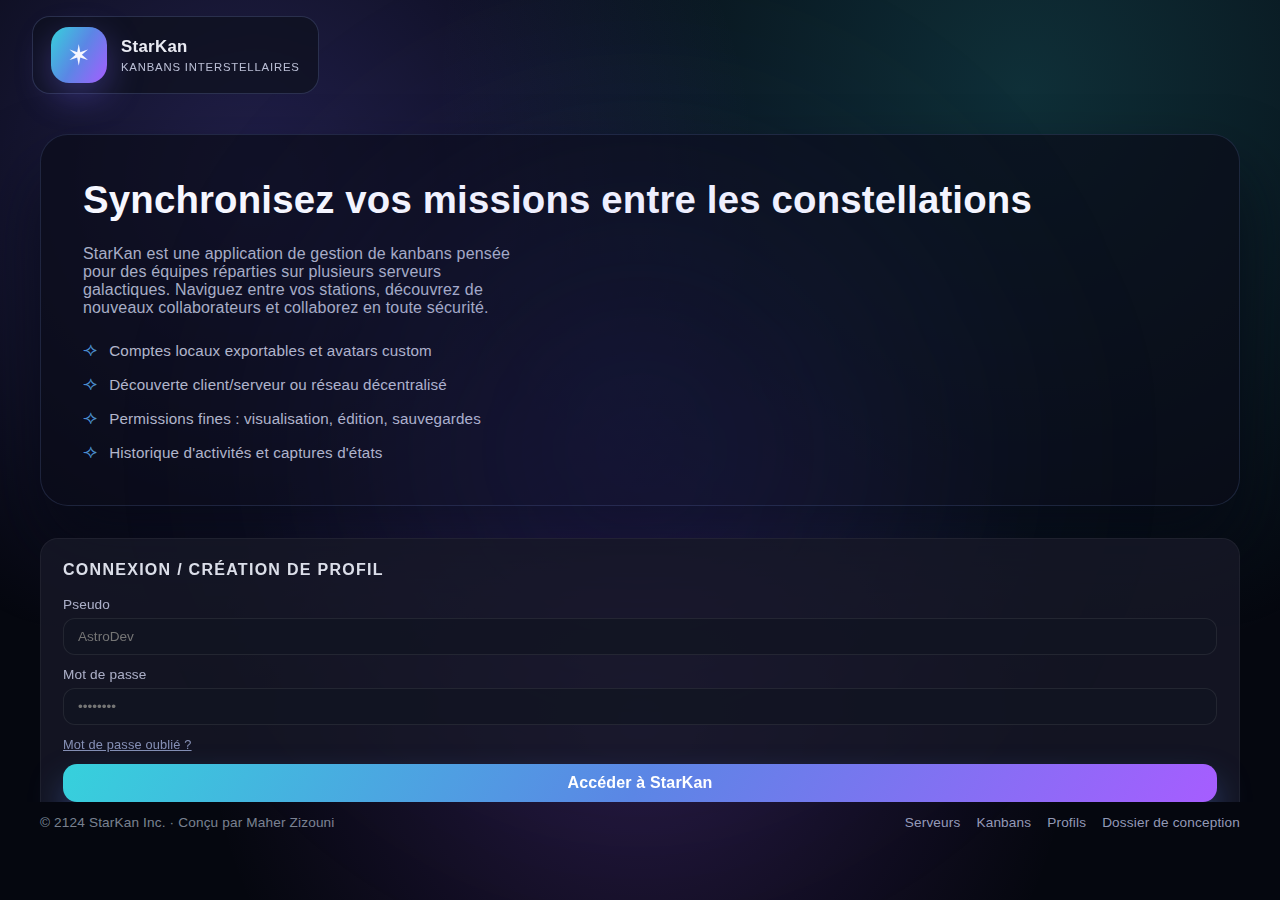
<file: index.html>
<!DOCTYPE html>
<html lang="fr">
	<head>
		<meta charset="UTF-8" />
		<meta name="viewport" content="width=device-width, initial-scale=1.0" />
		<title>StarKan · Hub spatial des kanbans</title>
		<link rel="stylesheet" href="styles.css" />
	</head>
	<body class="landing-body">
		<div class="starfield" aria-hidden="true"></div>
		<div class="landing-shell">
			<header class="top-nav">
				<a href="index.html" class="brand-link">
					<span class="brand-logo" aria-hidden="true">✶</span>
					<span class="brand-text">
						<strong>StarKan</strong>
						<small>Kanbans interstellaires</small>
					</span>
				</a>
			</header>

			<main class="landing-main">
				<section class="landing-hero">
					<h1>Synchronisez vos missions entre les constellations</h1>
					<p>
						StarKan est une application de gestion de kanbans pensée pour des
						équipes réparties sur plusieurs serveurs galactiques. Naviguez entre
						vos stations, découvrez de nouveaux collaborateurs et collaborez en
						toute sécurité.
					</p>
					<ul class="feature-list" aria-label="Fonctionnalités principales">
						<li>
							<span aria-hidden="true">⟢</span> Comptes locaux exportables et
							avatars custom
						</li>
						<li>
							<span aria-hidden="true">⟢</span> Découverte client/serveur ou
							réseau décentralisé
						</li>
						<li>
							<span aria-hidden="true">⟢</span> Permissions fines :
							visualisation, édition, sauvegardes
						</li>
						<li>
							<span aria-hidden="true">⟢</span> Historique d'activités et
							captures d'états
						</li>
					</ul>
				</section>

				<section class="panel landing-auth" aria-labelledby="auth-title">
					<header class="panel-header">
						<h2 id="auth-title">Connexion / Création de profil</h2>
					</header>
					<form class="auth-form">
						<label class="field">
							<span>Pseudo</span>
							<input type="text" placeholder="AstroDev" />
						</label>
						<label class="field">
							<span>Mot de passe</span>
							<input type="password" placeholder="••••••••" />
						</label>
						<div class="field field--row">
							<a href="#" class="link-muted">Mot de passe oublié ?</a>
						</div>
						<a
							href="dashboard.html"
							class="primary-button"
							style="text-align: center"
							type="submit">
							Accéder à StarKan
						</a>
					</form>
				</section>
			</main>

			<footer class="landing-footer">
				<div>
					<p>© 2124 StarKan Inc. · Conçu par Maher Zizouni</p>
				</div>
				<nav class="footer-links" aria-label="Sections supplémentaires">
					<a href="dashboard.html">Serveurs</a>
					<a href="board.html">Kanbans</a>
					<a href="profile.html">Profils</a>
					<a href="#">Dossier de conception</a>
				</nav>
			</footer>
		</div>
	</body>
</html>
</file>
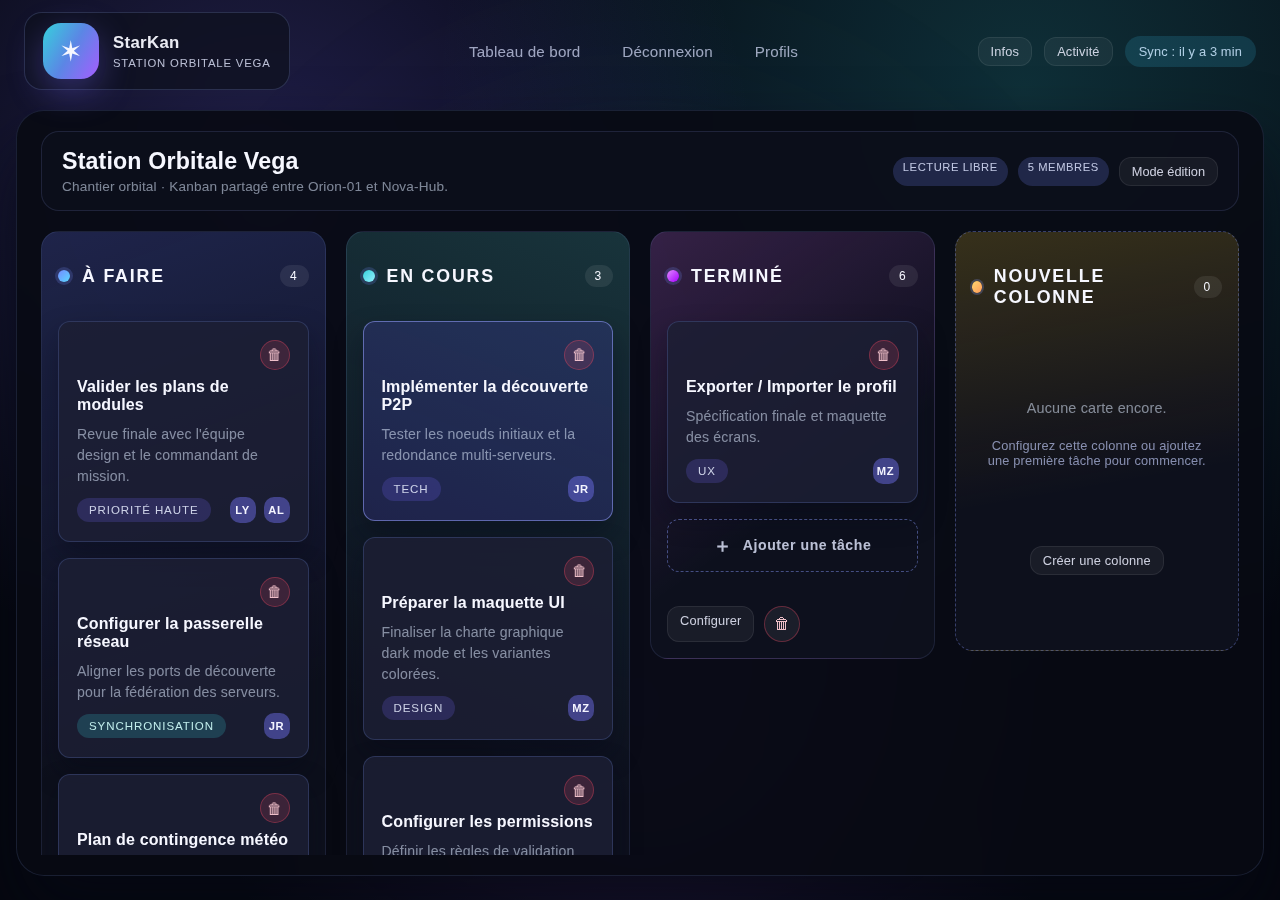
<file: board.html>
<!DOCTYPE html>
<html lang="fr">
	<head>
		<meta charset="UTF-8" />
		<meta name="viewport" content="width=device-width, initial-scale=1.0" />
		<title>StarKan · Kanban Station Orbitale Vega</title>
		<link rel="stylesheet" href="styles.css" />
	</head>
	<body class="board-body">
		<div class="starfield" aria-hidden="true"></div>
		<input type="checkbox" id="drawer-left" class="drawer-toggle" />
		<input type="checkbox" id="drawer-right" class="drawer-toggle" />
		<input type="checkbox" id="modal-task" class="modal-toggle" />
		<input type="checkbox" id="modal-column" class="modal-toggle" />

		<header class="top-nav board-nav">
			<a href="dashboard.html" class="brand-link">
				<span class="brand-logo" aria-hidden="true">✶</span>
				<span class="brand-text">
					<strong>StarKan</strong>
					<small>Station Orbitale Vega</small>
				</span>
			</a>
			<nav class="nav-links" aria-label="Navigation principale">
				<a href="dashboard.html">Tableau de bord</a>
				<a href="index.html">Déconnexion</a>
				<a href="profile.html">Profils</a>

			</nav>
			<div class="nav-actions">
				<label class="ghost-button ghost-button--small" for="drawer-left"
					>Infos</label
				>
				<label class="ghost-button ghost-button--small" for="drawer-right"
					>Activité</label
				>
				<span class="sync-chip">Sync : il y a 3 min</span>
			</div>
		</header>

		<div class="drawer drawer--left">
			<div class="drawer-header">
				<div>
					<h2>Informations kanban</h2>
					<p>Gestion des participants, permissions et sauvegardes.</p>
				</div>
				<label
					class="icon-button"
					for="drawer-left"
					aria-label="Fermer le panneau">
					<span aria-hidden="true">✕</span>
				</label>
			</div>
			<section class="panel" aria-labelledby="owner-heading">
				<div class="panel-header">
					<h2 id="owner-heading">Créateur</h2>
				</div>
				<div class="profile-card">
					<div class="avatar -large" aria-hidden="true">LY</div>
					<div class="profile-details">
						<p class="profile-name">Lyra</p>
						<p class="profile-server">Serveur : Nova-Hub</p>
						<p class="profile-meta">Permissions : Administratrice</p>
					</div>
				</div>
				<dl class="profile-extra">
					<div>
						<dt>Statut</dt>
						<dd>Disponible</dd>
					</div>
					<div>
						<dt>Contact</dt>
						<dd>lyra@nova-hub.io</dd>
					</div>
				</dl>
			</section>

			<section class="panel" aria-labelledby="members-heading">
				<div class="panel-header">
					<h2 id="members-heading">Participants</h2>
					<span class="status-indicator">5 membres</span>
				</div>
				<ul class="user-list">
					<li>
						<div class="avatar" aria-hidden="true">MZ</div>
						<div>
							<p class="user-name">MaherZ</p>
							<p class="user-meta">Éditeur · Orion-01</p>
						</div>
						<button class="ghost-button ghost-button--small">Retirer</button>
					</li>
					<li>
						<div class="avatar" aria-hidden="true">JR</div>
						<div>
							<p class="user-name">JupiterRider</p>
							<p class="user-meta">Observateur · Orion-01</p>
						</div>
						<button class="ghost-button ghost-button--small">Promouvoir</button>
					</li>
					<li>
						<div class="avatar" aria-hidden="true">AL</div>
						<div>
							<p class="user-name">Alienor</p>
							<p class="user-meta">Éditeur · Vega-Prime</p>
						</div>
						<button class="ghost-button ghost-button--small">Suspendre</button>
					</li>
					<li>
						<div class="avatar" aria-hidden="true">QS</div>
						<div>
							<p class="user-name">Quasar</p>
							<p class="user-meta">Candidate · Orion-01</p>
						</div>
						<button class="ghost-button ghost-button--small">Approuver</button>
					</li>
				</ul>
			</section>

			<section class="panel" aria-labelledby="snapshots-heading">
				<div class="panel-header">
					<h2 id="snapshots-heading">Sauvegardes</h2>
					<button class="ghost-button ghost-button--small">Exporter</button>
				</div>
				<ul class="snapshot-list">
					<li>
						<div>
							<p class="board-title">Snapshot 21 · 12:34</p>
							<p class="board-meta">Blocage levé sur propulsion</p>
						</div>
						<button class="ghost-button ghost-button--small">Charger</button>
					</li>
					<li>
						<div>
							<p class="board-title">Snapshot 20 · 11:18</p>
							<p class="board-meta">Synchronisation P2P baseline</p>
						</div>
						<button class="ghost-button ghost-button--small">Charger</button>
					</li>
					<li>
						<div>
							<p class="board-title">Snapshot 19 · 08:02</p>
							<p class="board-meta">Audit permissions complet</p>
						</div>
						<button class="ghost-button ghost-button--small">Charger</button>
					</li>
				</ul>
			</section>
		</div>

		<div class="drawer drawer--right">
			<div class="drawer-header">
				<div>
					<h2>Activité & profils</h2>
					<p>Événements récents et accès rapides aux profils liés.</p>
				</div>
				<label
					class="icon-button"
					for="drawer-right"
					aria-label="Fermer le panneau">
					<span aria-hidden="true">✕</span>
				</label>
			</div>
			<section class="panel timeline" aria-labelledby="activity-heading">
				<div class="panel-header">
					<h2 id="activity-heading">Activité récente</h2>
					<button class="ghost-button ghost-button--small">Tout voir</button>
				</div>
				<ul class="timeline-list">
					<li>
						<div class="dot" aria-hidden="true"></div>
						<div>
							<p>
								<strong>Lyra</strong> a validé l'accès de
								<strong>MaherZ</strong>.
							</p>
							<span>Il y a 5 minutes</span>
						</div>
					</li>
					<li>
						<div class="dot" aria-hidden="true"></div>
						<div>
							<p>
								<strong>JupiterRider</strong> a déplacé "Découverte P2P" en
								cours.
							</p>
							<span>Il y a 12 minutes</span>
						</div>
					</li>
					<li>
						<div class="dot" aria-hidden="true"></div>
						<div>
							<p>
								<strong>Alienor</strong> a sauvegardé une capture du kanban.
							</p>
							<span>Il y a 25 minutes</span>
						</div>
					</li>
				</ul>
			</section>

			<section class="panel profile-preview" aria-labelledby="preview-heading">
				<div class="panel-header">
					<h2 id="preview-heading">Profil rapide : MaherZ</h2>
					<a class="ghost-button ghost-button--small" href="profile.html"
						>Ouvrir</a
					>
				</div>
				<div class="profile-preview-body">
					<div class="avatar -large" aria-hidden="true">MZ</div>
					<dl>
						<div>
							<dt>Serveur local</dt>
							<dd>Orion-01</dd>
						</div>
						<div>
							<dt>Kanbans créés</dt>
							<dd>Terraforming Mars, Nexus P2P</dd>
						</div>
						<div>
							<dt>Participe à</dt>
							<dd>Station Orbitale Vega, Constellation UX</dd>
						</div>
					</dl>
				</div>
			</section>
		</div>

		<label
			class="drawer-overlay drawer-overlay--left"
			for="drawer-left"></label>
		<label
			class="drawer-overlay drawer-overlay--right"
			for="drawer-right"></label>

		<main class="board-main" id="kanban">
			<section class="board-header board-header--compact">
				<div>
					<h1>Station Orbitale Vega</h1>
					<p>Chantier orbital · Kanban partagé entre Orion-01 et Nova-Hub.</p>
				</div>
				<div class="board-meta-inline">
					<span class="chip">Lecture libre</span>
					<span class="chip">5 membres</span>
					<button type="button" class="ghost-button ghost-button--small board-edit-button" id="edit-mode-button" aria-pressed="false">
						Mode édition
					</button>
				</div>
			</section>

			<section class="kanban-grid" aria-label="Tableau Kanban">
				<article class="kanban-column" aria-labelledby="col-todo">
					<header id="col-todo">
						<span class="column-color" aria-hidden="true"></span>
						<h3>À faire</h3>
						<span class="count">4</span>
					</header>
					<div class="kanban-cards">
						<div class="kanban-card">
							<div class="card-actions">
								<button
									class="icon-button icon-button--tiny icon-button--danger card-delete"
									type="button"
									aria-label="Supprimer la tâche">
									<span aria-hidden="true">🗑</span>
								</button>
							</div>
							<h4>Valider les plans de modules</h4>
							<p>
								Revue finale avec l'équipe design et le commandant de mission.
							</p>
							<div class="card-footer">
								<span class="tag">Priorité haute</span>
								<div class="card-avatars">
									<span class="avatar -tiny" aria-hidden="true">LY</span>
									<span class="avatar -tiny" aria-hidden="true">AL</span>
								</div>
							</div>
						</div>

						<div class="kanban-card">
							<div class="card-actions">
								<button
									class="icon-button icon-button--tiny icon-button--danger card-delete"
									type="button"
									aria-label="Supprimer la tâche">
									<span aria-hidden="true">🗑</span>
								</button>
							</div>
							<h4>Configurer la passerelle réseau</h4>
							<p>
								Aligner les ports de découverte pour la fédération des serveurs.
							</p>
							<div class="card-footer">
								<span class="tag -accent">Synchronisation</span>
								<div class="card-avatars">
									<span class="avatar -tiny" aria-hidden="true">JR</span>
								</div>
							</div>
						</div>

						<div class="kanban-card">
							<div class="card-actions">
								<button
									class="icon-button icon-button--tiny icon-button--danger card-delete"
									type="button"
									aria-label="Supprimer la tâche">
									<span aria-hidden="true">🗑</span>
								</button>
							</div>
							<h4>Plan de contingence météo</h4>
							<p>
								Prévoir un protocole d'évacuation en cas de tempête solaire.
							</p>
							<div class="card-footer">
								<span class="tag">Sécurité</span>
								<div class="card-avatars">
									<span class="avatar -tiny" aria-hidden="true">MZ</span>
								</div>
							</div>
						</div>

						<label class="kanban-add-card" for="modal-task">
							<span class="kanban-add-card__icon" aria-hidden="true">＋</span>
							<span>Ajouter une tâche</span>
						</label>
					</div>

					<div class="column-footer">
						<div class="column-footer__actions edit-only">
							<button
								class="icon-button icon-button--small icon-button--danger column-delete"
								type="button"
								aria-label="Supprimer la colonne">
								<span aria-hidden="true">🗑</span>
							</button>
						</div>
					</div>
				</article>

				<article class="kanban-column" aria-labelledby="col-doing">
					<header id="col-doing">
						<span class="column-color" aria-hidden="true"></span>
						<h3>En cours</h3>
						<span class="count">3</span>
					</header>
					<div class="kanban-cards">
						<div class="kanban-card -active">
							<div class="card-actions">
								<button
									class="icon-button icon-button--tiny icon-button--danger card-delete"
									type="button"
									aria-label="Supprimer la tâche">
									<span aria-hidden="true">🗑</span>
								</button>
							</div>
							<h4>Implémenter la découverte P2P</h4>
							<p>Tester les noeuds initiaux et la redondance multi-serveurs.</p>
							<div class="card-footer">
								<span class="tag">Tech</span>
								<div class="card-avatars">
									<span class="avatar -tiny" aria-hidden="true">JR</span>
								</div>
							</div>
						</div>
						<div class="kanban-card">
							<div class="card-actions">
								<button
									class="icon-button icon-button--tiny icon-button--danger card-delete"
									type="button"
									aria-label="Supprimer la tâche">
									<span aria-hidden="true">🗑</span>
								</button>
							</div>
							<h4>Préparer la maquette UI</h4>
							<p>
								Finaliser la charte graphique dark mode et les variantes
								colorées.
							</p>
							<div class="card-footer">
								<span class="tag">Design</span>
								<div class="card-avatars">
									<span class="avatar -tiny" aria-hidden="true">MZ</span>
								</div>
							</div>
						</div>
						<div class="kanban-card">
							<div class="card-actions">
								<button
									class="icon-button icon-button--tiny icon-button--danger card-delete"
									type="button"
									aria-label="Supprimer la tâche">
									<span aria-hidden="true">🗑</span>
								</button>
							</div>
							<h4>Configurer les permissions</h4>
							<p>
								Définir les règles de validation pour les nouveaux utilisateurs.
							</p>
							<div class="card-footer">
								<span class="tag">Sécurité</span>
								<div class="card-avatars">
									<span class="avatar -tiny" aria-hidden="true">LY</span>
								</div>
							</div>
						</div>
					</div>
					<label class="kanban-add-card" for="modal-task">
						<span class="kanban-add-card__icon" aria-hidden="true">＋</span>
						<span>Ajouter une tâche</span>
					</label>
					</div>
					<div class="column-footer">
					<div class="column-footer__actions">
							<label class="ghost-button ghost-button--small" for="modal-column"
								>Configurer</label
							>
							<button
								class="icon-button icon-button--small icon-button--danger"
								type="button"
								aria-label="Supprimer la colonne">
								<span aria-hidden="true">🗑</span>
							</button>
						</div>
					</div>
				</article>

				<article class="kanban-column" aria-labelledby="col-done">
					<header id="col-done">
						<span class="column-color" aria-hidden="true"></span>
						<h3>Terminé</h3>
						<span class="count">6</span>
					</header>
					<div class="kanban-cards">
						<div class="kanban-card">
						<div class="card-actions">
							<button
								class="icon-button icon-button--tiny icon-button--danger card-delete"
								type="button"
								aria-label="Supprimer la tâche">
								<span aria-hidden="true">🗑</span>
							</button>
						</div>
							<h4>Exporter / Importer le profil</h4>
							<p>Spécification finale et maquette des écrans.</p>
							<div class="card-footer">
								<span class="tag">UX</span>
								<div class="card-avatars">
									<span class="avatar -tiny" aria-hidden="true">MZ</span>
								</div>
							</div>
					</div>
				<label class="kanban-add-card" for="modal-task">
					<span class="kanban-add-card__icon" aria-hidden="true">＋</span>
					<span>Ajouter une tâche</span>
				</label>
				</div>
				<div class="column-footer">
					<div class="column-footer__actions">
							<label class="ghost-button ghost-button--small" for="modal-column"
								>Configurer</label
							>
							<button
								class="icon-button icon-button--small icon-button--danger"
								type="button"
								aria-label="Supprimer la colonne">
								<span aria-hidden="true">🗑</span>
							</button>
						</div>
					</div>
				</article>

				<article
					class="kanban-column kanban-column--empty"
					aria-labelledby="col-new">
					<header id="col-new">
						<span class="column-color" aria-hidden="true"></span>
						<h3>Nouvelle colonne</h3>
						<span class="count">0</span>
					</header>
					<div class="kanban-empty">
						<p>Aucune carte encore.</p>
						<p class="kanban-empty__hint">
							Configurez cette colonne ou ajoutez une première tâche pour
							commencer.
						</p>
					</div>
					<div class="column-footer">
						<div class="column-footer__actions">
							<label class="ghost-button ghost-button--small" for="modal-column"
								>Créer une colonne</label
							>
						</div>
					</div>
				</article>
			</section>
		</main>

		<div class="modal modal--task">
			<label class="modal-overlay" for="modal-task"></label>
			<div
				class="modal-dialog"
				role="dialog"
				aria-labelledby="task-modal-title"
				aria-modal="true">
				<header class="modal-header">
					<div>
						<h2 id="task-modal-title">Créer / éditer une tâche</h2>
						<p>
							Renseignez les détails de la tâche et assignez la bonne colonne.
						</p>
					</div>
					<label
						class="icon-button"
						for="modal-task"
						aria-label="Fermer la fenêtre">
						<span aria-hidden="true">✕</span>
					</label>
				</header>
				<form class="modal-form">
					<label class="field">
						<span>Nom de la tâche</span>
						<input type="text" placeholder="Installer les panneaux solaires" />
					</label>
					<label class="field">
						<span>Description</span>
						<textarea
							placeholder="Ajouter une description détaillée, les dépendances et l'échéance."></textarea>
					</label>
					<label class="field">
						<span>Colonne</span>
						<select>
							<option>À faire</option>
							<option>En cours</option>
							<option>À revoir</option>
							<option>Terminé</option>
						</select>
					</label>
					<div class="field field--color">
						<span>Couleur de la carte</span>
						<div
							class="color-picker"
							role="radiogroup"
							aria-label="Couleur de la carte">
							<label class="color-swatch" data-color="nebula">
								<input type="radio" name="task-color" value="nebula" checked />
								<span class="color-swatch__chip" aria-hidden="true"></span>
								<span class="color-swatch__name">Nébuleuse</span>
							</label>
							<label class="color-swatch" data-color="aurora">
								<input type="radio" name="task-color" value="aurora" />
								<span class="color-swatch__chip" aria-hidden="true"></span>
								<span class="color-swatch__name">Aurore</span>
							</label>
							<label class="color-swatch" data-color="pulsar">
								<input type="radio" name="task-color" value="pulsar" />
								<span class="color-swatch__chip" aria-hidden="true"></span>
								<span class="color-swatch__name">Pulsar</span>
							</label>
							<label class="color-swatch" data-color="supernova">
								<input type="radio" name="task-color" value="supernova" />
								<span class="color-swatch__chip" aria-hidden="true"></span>
								<span class="color-swatch__name">Supernova</span>
							</label>
							<label class="color-swatch" data-color="ion">
								<input type="radio" name="task-color" value="ion" />
								<span class="color-swatch__chip" aria-hidden="true"></span>
								<span class="color-swatch__name">Ion</span>
							</label>
						</div>
					</div>
					<div class="modal-actions">
						<button class="ghost-button ghost-button--danger" type="button">
							Supprimer la tâche
						</button>
						<div class="modal-actions__primary">
							<button class="primary-button" type="submit">Valider</button>
						</div>
					</div>
				</form>
			</div>
		</div>

		<div class="modal modal--column">
			<label class="modal-overlay" for="modal-column"></label>
			<div
				class="modal-dialog"
				role="dialog"
				aria-labelledby="column-modal-title"
				aria-modal="true">
				<header class="modal-header">
					<div>
						<h2 id="column-modal-title">Ajouter / éditer une colonne</h2>
						<p>Choisissez le nom, la couleur et l'emplacement de la colonne.</p>
					</div>
					<label
						class="icon-button"
						for="modal-column"
						aria-label="Fermer la fenêtre">
						<span aria-hidden="true">✕</span>
					</label>
				</header>
				<form class="modal-form">
					<label class="field">
						<span>Nom de la colonne</span>
						<input type="text" placeholder="Tests" />
					</label>
					<label class="field">
						<span>Couleur du bandeau</span>
						<input type="color" value="#5b86e5" />
					</label>
					<label class="field">
						<span>Position</span>
						<select>
							<option>Avant À faire</option>
							<option>Après À faire</option>
							<option>Après En cours</option>
							<option>Après À revoir</option>
							<option>Après Terminé</option>
						</select>
					</label>
					<div class="modal-actions">
						<button class="ghost-button ghost-button--danger" type="button">
							Supprimer cette colonne
						</button>
						<div class="modal-actions__primary">
							<button class="ghost-button" type="button">Dupliquer</button>
							<button class="primary-button" type="submit">Enregistrer</button>
						</div>
					</div>
				</form>
			</div>
		</div>
	</body>
</html>
</file>
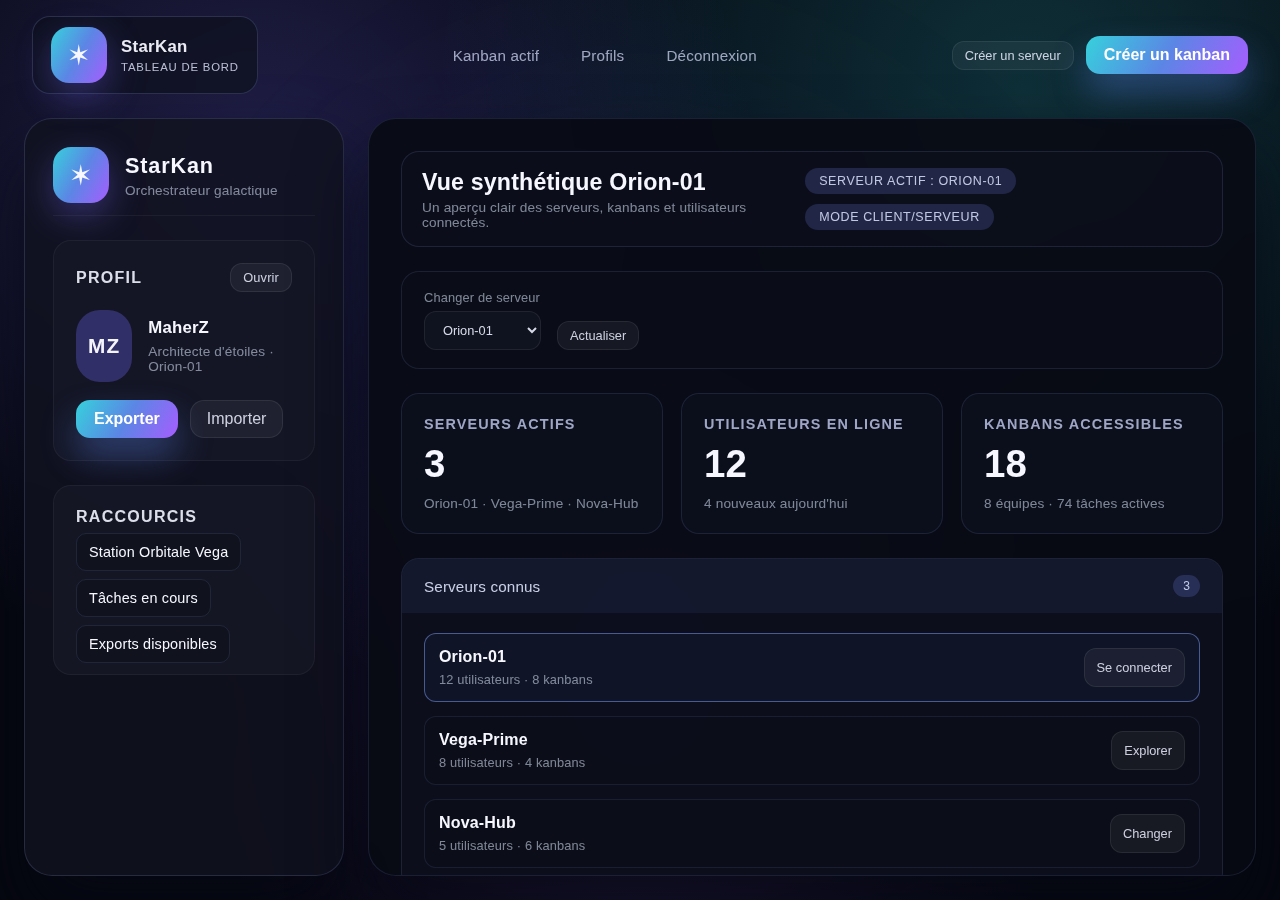
<file: dashboard.html>
<!DOCTYPE html>
<html lang="fr">
	<head>
		<meta charset="UTF-8" />
		<meta name="viewport" content="width=device-width, initial-scale=1.0" />
		<title>StarKan · Tableau de bord</title>
		<link rel="stylesheet" href="styles.css" />
	</head>
	<body>
		<div class="starfield" aria-hidden="true"></div>
		<header class="top-nav">
			<a href="index.html" class="brand-link">
				<span class="brand-logo" aria-hidden="true">✶</span>
				<span class="brand-text">
					<strong>StarKan</strong>
					<small>Tableau de bord</small>
				</span>
			</a>
			<nav class="nav-links" aria-label="Navigation principale">
				<a href="board.html">Kanban actif</a>
				<a href="profile.html">Profils</a>
				<a href="index.html">Déconnexion</a>
			</nav>
			<div class="nav-actions">
				<button class="ghost-button ghost-button--small">
					Créer un serveur
				</button>
				<button class="primary-button">Créer un kanban</button>
			</div>
		</header>

		<div class="app-shell dashboard-layout">
			<aside class="sidebar sidebar--compact" aria-label="Actions rapides">
				<div class="brand-block">
					<div class="brand-logo" aria-hidden="true">✶</div>
					<div>
						<h1 class="brand-title">StarKan</h1>
						<p class="brand-subtitle">Orchestrateur galactique</p>
					</div>
				</div>

				<section
					class="panel profile-panel profile-panel--compact"
					aria-labelledby="profile-heading">
					<div class="panel-header">
						<h2 id="profile-heading">Profil</h2>
						<a class="ghost-button ghost-button--small" href="profile.html"
							>Ouvrir</a
						>
					</div>
					<div class="profile-card">
						<div class="avatar -large" aria-hidden="true">MZ</div>
						<div class="profile-details">
							<p class="profile-name">MaherZ</p>
							<p class="profile-meta">Architecte d'étoiles · Orion-01</p>
						</div>
					</div>
					<div class="profile-actions">
						<button class="primary-button">Exporter</button>
						<button class="ghost-button">Importer</button>
					</div>
				</section>

				<section
					class="panel panel--compact"
					aria-labelledby="quick-actions-heading">
					<div class="panel-header">
						<h2 id="quick-actions-heading">Raccourcis</h2>
					</div>
					<ul class="shortcut-list">
						<li><a href="board.html">Station Orbitale Vega</a></li>
						<li><a href="board.html#col-doing">Tâches en cours</a></li>
						<li><a href="profile.html#archives">Exports disponibles</a></li>
					</ul>
				</section>
			</aside>

			<main class="main-view dashboard-main">
				<section class="board-header board-header--compact">
					<div>
						<h1>Vue synthétique Orion-01</h1>
						<p>
							Un aperçu clair des serveurs, kanbans et utilisateurs connectés.
						</p>
					</div>
					<div class="board-meta-inline">
						<span class="chip">Serveur actif : Orion-01</span>
						<span class="chip">Mode client/serveur</span>
					</div>
				</section>

				<section class="board-toolbar">
					<label>
						<span>Changer de serveur</span>
						<select>
							<option>Orion-01</option>
							<option>Vega-Prime</option>
							<option>Nova-Hub</option>
						</select>
					</label>
					<button class="ghost-button ghost-button--small">Actualiser</button>
				</section>

				<section class="summary-grid">
					<article class="summary-card">
						<h3>Serveurs actifs</h3>
						<p class="summary-value">3</p>
						<p class="summary-meta">Orion-01 · Vega-Prime · Nova-Hub</p>
					</article>
					<article class="summary-card">
						<h3>Utilisateurs en ligne</h3>
						<p class="summary-value">12</p>
						<p class="summary-meta">4 nouveaux aujourd'hui</p>
					</article>
					<article class="summary-card">
						<h3>Kanbans accessibles</h3>
						<p class="summary-value">18</p>
						<p class="summary-meta">8 équipes · 74 tâches actives</p>
					</article>
				</section>

				<section class="accordion">
					<details class="accordion-panel" open>
						<summary>
							<span>Serveurs connus</span>
							<span class="badge">3</span>
						</summary>
						<div class="accordion-content">
							<ul class="board-list">
								<li class="board-list-item -active">
									<div>
										<p class="board-title">Orion-01</p>
										<p class="board-meta">12 utilisateurs · 8 kanbans</p>
									</div>
									<button class="ghost-button ghost-button--small">
										Se connecter
									</button>
								</li>
								<li class="board-list-item">
									<div>
										<p class="board-title">Vega-Prime</p>
										<p class="board-meta">8 utilisateurs · 4 kanbans</p>
									</div>
									<button class="ghost-button ghost-button--small">
										Explorer
									</button>
								</li>
								<li class="board-list-item">
									<div>
										<p class="board-title">Nova-Hub</p>
										<p class="board-meta">5 utilisateurs · 6 kanbans</p>
									</div>
									<button class="ghost-button ghost-button--small">
										Changer
									</button>
								</li>
							</ul>
						</div>
					</details>

					<details class="accordion-panel">
						<summary>
							<span>Utilisateurs connectés</span>
							<span class="badge">12</span>
						</summary>
						<div class="accordion-content">
							<ul class="user-list">
								<li>
									<div class="avatar" aria-hidden="true">AL</div>
									<div>
										<p class="user-name">Alienor</p>
										<p class="user-meta">Vega-Prime · Admin</p>
									</div>
									<a
										class="ghost-button ghost-button--small"
										href="profile.html?user=alienor"
										>Profil</a
									>
								</li>
								<li>
									<div class="avatar" aria-hidden="true">JR</div>
									<div>
										<p class="user-name">JupiterRider</p>
										<p class="user-meta">Orion-01 · Éditeur</p>
									</div>
									<a
										class="ghost-button ghost-button--small"
										href="profile.html?user=jupiter"
										>Profil</a
									>
								</li>
								<li>
									<div class="avatar" aria-hidden="true">LY</div>
									<div>
										<p class="user-name">Lyra</p>
										<p class="user-meta">Nova-Hub · Lectrice</p>
									</div>
									<a
										class="ghost-button ghost-button--small"
										href="profile.html?user=lyra"
										>Profil</a
									>
								</li>
								<li>
									<div class="avatar" aria-hidden="true">QS</div>
									<div>
										<p class="user-name">Quasar</p>
										<p class="user-meta">Orion-01 · Observatrice</p>
									</div>
									<button class="ghost-button ghost-button--small">
										Inviter
									</button>
								</li>
							</ul>
						</div>
					</details>

					<details class="accordion-panel">
						<summary>
							<span>Kanbans disponibles</span>
							<span class="badge">18</span>
						</summary>
						<div class="accordion-content">
							<ul class="board-catalog">
								<li>
									<div>
										<p class="board-title">Station Orbitale Vega</p>
										<p class="board-meta">Créé par Lyra · Permissions mixtes</p>
									</div>
									<div class="board-tags">
										<span class="tag">Actif</span>
										<a
											class="ghost-button ghost-button--small"
											href="board.html"
											>Ouvrir</a
										>
									</div>
								</li>
								<li>
									<div>
										<p class="board-title">Terraforming Mars</p>
										<p class="board-meta">Créé par MaherZ · Sur invitation</p>
									</div>
									<div class="board-tags">
										<span class="tag -accent">Demande</span>
										<button class="ghost-button ghost-button--small">
											Demander accès
										</button>
									</div>
								</li>
								<li>
									<div>
										<p class="board-title">Constellation UX</p>
										<p class="board-meta">Créé par Alienor · Accès libre</p>
									</div>
									<div class="board-tags">
										<span class="tag">Actif</span>
										<button class="ghost-button ghost-button--small">
											Rejoindre
										</button>
									</div>
								</li>
							</ul>
						</div>
					</details>

					<details class="accordion-panel">
						<summary>
							<span>Activité récente</span>
							<span class="badge">3</span>
						</summary>
						<div class="accordion-content">
							<ul class="timeline-list">
								<li>
									<div class="dot" aria-hidden="true"></div>
									<div>
										<p>
											<strong>Lyra</strong> a validé l'accès de
											<strong>Quasar</strong> à Station Orbitale Vega.
										</p>
										<span>Il y a 5 minutes</span>
									</div>
								</li>
								<li>
									<div class="dot" aria-hidden="true"></div>
									<div>
										<p>
											<strong>MaherZ</strong> a créé un snapshot du kanban
											Terraforming Mars.
										</p>
										<span>Il y a 12 minutes</span>
									</div>
								</li>
								<li>
									<div class="dot" aria-hidden="true"></div>
									<div>
										<p>
											<strong>Alienor</strong> a renvoyé "Validation protocole"
											en To Do.
										</p>
										<span>Il y a 30 minutes</span>
									</div>
								</li>
							</ul>
						</div>
					</details>
				</section>
			</main>
		</div>
	</body>
</html>
</file>
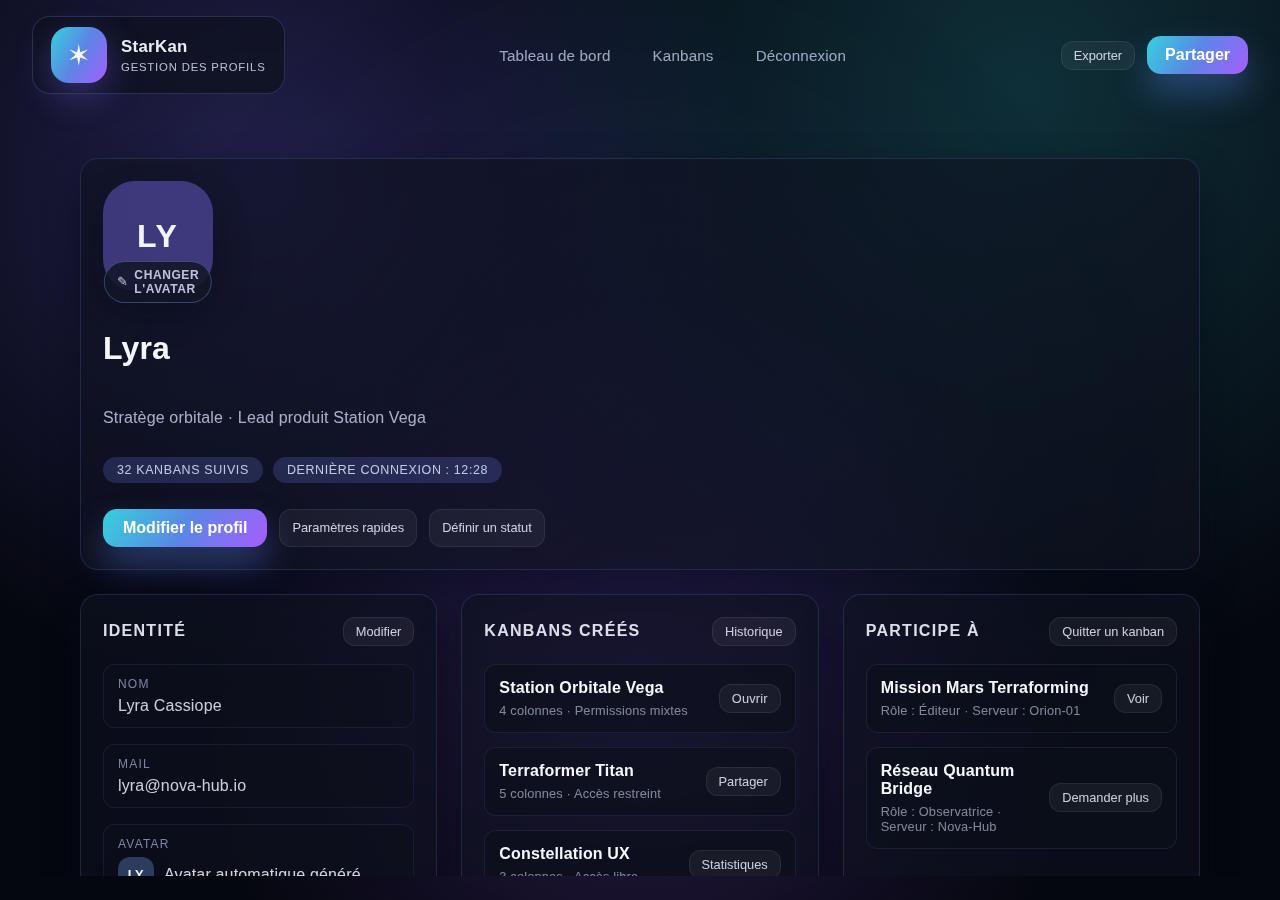
<file: profile.html>
<!DOCTYPE html>
<html lang="fr">
	<head>
		<meta charset="UTF-8" />
		<meta name="viewport" content="width=device-width, initial-scale=1.0" />
		<title>StarKan · Profil de Lyra</title>
		<link rel="stylesheet" href="styles.css" />
	</head>
	<body class="profile-body">
		<div class="starfield" aria-hidden="true"></div>
		<header class="top-nav">
			<a href="dashboard.html" class="brand-link">
				<span class="brand-logo" aria-hidden="true">✶</span>
				<span class="brand-text">
					<strong>StarKan</strong>
					<small>Gestion des profils</small>
				</span>
			</a>
			<nav class="nav-links" aria-label="Navigation principale">
				<a href="dashboard.html">Tableau de bord</a>
				<a href="board.html">Kanbans</a>
				<a href="index.html">Déconnexion</a>
			</nav>
			<div class="nav-actions">
				<button class="ghost-button ghost-button--small">Exporter</button>
				<button class="primary-button">Partager</button>
			</div>
		</header>

		<main class="profile-shell">
			<section
				class="panel profile-hero"
				aria-labelledby="profile-hero-heading">
				<div class="profile-avatar-shell">
					<div class="avatar -xl" aria-hidden="true">LY</div>
					<label class="avatar-upload">
						<input type="file" accept="image/*" />
						<span class="avatar-upload__icon" aria-hidden="true">✎</span>
						<span class="avatar-upload__hint">Changer l'avatar</span>
					</label>
				</div>
				<div class="profile-hero-content">
					<h1 id="profile-hero-heading">Lyra</h1>
					<p class="profile-headline">
						Stratège orbitale · Lead produit Station Vega
					</p>
					<div class="profile-hero-meta">
						<span class="chip">32 kanbans suivis</span>
						<span class="chip">Dernière connexion : 12:28</span>
					</div>
					<div
						class="profile-hero-actions"
						role="group"
						aria-label="Actions du profil">
						<button class="primary-button" type="button">
							Modifier le profil
						</button>
						<button class="ghost-button ghost-button--small" type="button">
							Paramètres rapides
						</button>
						<button class="ghost-button ghost-button--small" type="button">
							Définir un statut
						</button>
					</div>
				</div>
			</section>

			<section class="panel-grid profile-grid">
				<article class="panel" aria-labelledby="identity-heading">
					<div class="panel-header">
						<h2 id="identity-heading">Identité</h2>
						<button class="ghost-button ghost-button--small">Modifier</button>
					</div>
					<dl class="profile-extra">
						<div>
							<dt>Nom</dt>
							<dd>Lyra Cassiope</dd>
						</div>
						<div>
							<dt>Mail</dt>
							<dd>lyra@nova-hub.io</dd>
						</div>
						<div>
							<dt>Avatar</dt>
							<dd>
								<span class="profile-avatar-inline">
									<span class="avatar -small" aria-hidden="true">LY</span>
									Avatar automatique généré
								</span>
							</dd>
						</div>
						<div>
							<dt>Description du profil</dt>
							<dd>Stratège orbitale · Lead produit Station Vega</dd>
						</div>
					</dl>
				</article>

				<article class="panel" aria-labelledby="boards-created-heading">
					<div class="panel-header">
						<h2 id="boards-created-heading">Kanbans créés</h2>
						<button class="ghost-button ghost-button--small">Historique</button>
					</div>
					<ul class="board-catalog">
						<li>
							<div>
								<p class="board-title">Station Orbitale Vega</p>
								<p class="board-meta">4 colonnes · Permissions mixtes</p>
							</div>
							<a class="ghost-button ghost-button--small" href="board.html"
								>Ouvrir</a
							>
						</li>
						<li>
							<div>
								<p class="board-title">Terraformer Titan</p>
								<p class="board-meta">5 colonnes · Accès restreint</p>
							</div>
							<button class="ghost-button ghost-button--small">Partager</button>
						</li>
						<li>
							<div>
								<p class="board-title">Constellation UX</p>
								<p class="board-meta">3 colonnes · Accès libre</p>
							</div>
							<button class="ghost-button ghost-button--small">
								Statistiques
							</button>
						</li>
					</ul>
				</article>

				<article class="panel" aria-labelledby="boards-member-heading">
					<div class="panel-header">
						<h2 id="boards-member-heading">Participe à</h2>
						<button class="ghost-button ghost-button--small">
							Quitter un kanban
						</button>
					</div>
					<ul class="board-catalog">
						<li>
							<div>
								<p class="board-title">Mission Mars Terraforming</p>
								<p class="board-meta">Rôle : Éditeur · Serveur : Orion-01</p>
							</div>
							<button class="ghost-button ghost-button--small">Voir</button>
						</li>
						<li>
							<div>
								<p class="board-title">Réseau Quantum Bridge</p>
								<p class="board-meta">
									Rôle : Observatrice · Serveur : Nova-Hub
								</p>
							</div>
							<button class="ghost-button ghost-button--small">
								Demander plus
							</button>
						</li>
					</ul>
				</article>
			</section>

			<section class="panel-grid profile-grid" id="archives">
				<article class="panel timeline" aria-labelledby="timeline-heading">
					<div class="panel-header">
						<h2 id="timeline-heading">Chronologie</h2>
						<button class="ghost-button ghost-button--small">Exporter</button>
					</div>
					<ul class="timeline-list">
						<li>
							<div class="dot" aria-hidden="true"></div>
							<div>
								<p>
									<strong>Lyra</strong> a approuvé l'accès de
									<strong>Quasar</strong> sur Station Orbitale Vega.
								</p>
								<span>Il y a 6 minutes</span>
							</div>
						</li>
						<li>
							<div class="dot" aria-hidden="true"></div>
							<div>
								<p>
									<strong>Lyra</strong> a créé le snapshot #21 du kanban Station
									Orbitale Vega.
								</p>
								<span>Il y a 17 minutes</span>
							</div>
						</li>
						<li>
							<div class="dot" aria-hidden="true"></div>
							<div>
								<p>
									<strong>Lyra</strong> a invité <strong>JupiterRider</strong> à
									Terraformer Titan.
								</p>
								<span>Il y a 42 minutes</span>
							</div>
						</li>
					</ul>
				</article>

				<article class="panel" aria-labelledby="export-heading">
					<div class="panel-header">
						<h2 id="export-heading">Export / Import</h2>
						<button class="ghost-button ghost-button--small">
							Importer un profil
						</button>
					</div>
					<p>
						Lyra dispose de 2 exports récents prêts à être partagés sur un autre
						client StarKan.
					</p>
					<ul class="board-catalog">
						<li>
							<div>
								<p class="board-title">Profile-Lyra-Orion.star</p>
								<p class="board-meta">Créé le 12:12 · Inclut 5 kanbans</p>
							</div>
							<button class="ghost-button ghost-button--small">
								Télécharger
							</button>
						</li>
						<li>
							<div>
								<p class="board-title">Profile-Lyra-Nova.star</p>
								<p class="board-meta">Créé le 08:45 · Inclut 3 kanbans</p>
							</div>
							<button class="ghost-button ghost-button--small">
								Télécharger
							</button>
						</li>
					</ul>
				</article>

				<article class="panel" aria-labelledby="permissions-heading">
					<div class="panel-header">
						<h2 id="permissions-heading">Permissions</h2>
					</div>
					<ul class="permissions-list">
						<li>
							<span class="chip">Station Orbitale Vega</span>
							<span>Admin complète</span>
						</li>
						<li>
							<span class="chip">Terraformer Titan</span>
							<span>Lecture + Validation</span>
						</li>
						<li>
							<span class="chip">Mission Mars Terraforming</span>
							<span>Édition</span>
						</li>
						<li>
							<span class="chip">Réseau Quantum Bridge</span>
							<span>Observation</span>
						</li>
					</ul>
				</article>
			</section>
		</main>
	</body>
</html>
</file>
<file: styles.css>
/*
  Maquette StarKan - application kanban spatial dark mode
  HTML/CSS only mockup designed for desktop first with responsive considerations.
*/

html {
	height: 100%;
}

:root {
	color-scheme: dark;
	--bg-base: #05070f;
	--bg-elevated: rgba(22, 24, 39, 0.8);
	--bg-panel: rgba(16, 18, 31, 0.85);
	--bg-highlight: linear-gradient(
		135deg,
		rgba(81, 75, 199, 0.35),
		rgba(34, 193, 195, 0.2)
	);
	--bg-card: rgba(28, 31, 52, 0.85);
	--bg-card-active: rgba(102, 78, 255, 0.17);
	--bg-input: rgba(18, 21, 34, 0.8);
	--border-subtle: rgba(113, 126, 179, 0.25);
	--border-strong: rgba(188, 206, 255, 0.35);
	--text-primary: #f6f7ff;
	--text-secondary: rgba(223, 227, 255, 0.75);
	--text-muted: rgba(223, 235, 255, 0.55);
	--accent: #786bff;
	--accent-strong: #9d8bff;
	--accent-gradient: linear-gradient(
		120deg,
		#36d1dc 0%,
		#5b86e5 50%,
		#a65dff 100%
	);
	--shadow-elevated: 0 40px 70px rgba(6, 8, 20, 0.7);
	--radius-large: 28px;
	--radius-medium: 18px;
	--radius-small: 12px;
	--transition-base: 180ms ease;
	font-family: "Inter", "Segoe UI", "SF Pro Display", -apple-system,
		BlinkMacSystemFont, sans-serif;
}

* {
	box-sizing: border-box;
}

body {
	margin: 0;
	height: 100vh;
	display: flex;
	flex-direction: column;
	overflow: hidden;
	background: radial-gradient(
			circle at 20% 20%,
			rgba(120, 107, 255, 0.25),
			transparent 40%
		),
		radial-gradient(circle at 80% 10%, rgba(54, 209, 220, 0.2), transparent 45%),
		radial-gradient(circle at 50% 80%, rgba(166, 93, 255, 0.2), transparent 45%),
		var(--bg-base);
	color: var(--text-primary);
	font-family: inherit;
	letter-spacing: 0.01em;
}

body::before {
	content: "";
	position: fixed;
	inset: 0;
	pointer-events: none;
	background: radial-gradient(
			circle,
			rgba(120, 107, 255, 0.05) 0%,
			transparent 60%
		),
		radial-gradient(circle, rgba(71, 84, 255, 0.08) 0%, transparent 55%);
	filter: blur(80px);
	z-index: 0;
}

a {
	color: inherit;
	text-decoration: none;
	transition: color var(--transition-base);
}

a:hover {
	color: var(--accent-strong);
}

.top-nav {
	position: relative;
	z-index: 10;
	display: flex;
	align-items: center;
	justify-content: space-between;
	gap: 24px;
	padding: 16px 32px 0;
}

.board-nav {
	padding: 12px 24px 8px;
	gap: 12px;
}

.brand-link {
	display: inline-flex;
	align-items: center;
	gap: 14px;
	padding: 10px 18px;
	border-radius: var(--radius-medium);
	background: rgba(12, 15, 26, 0.65);
	border: 1px solid rgba(118, 140, 204, 0.25);
	backdrop-filter: blur(14px);
}

.brand-text {
	display: grid;
	gap: 4px;
	font-size: 0.85rem;
	letter-spacing: 0.06em;
	text-transform: uppercase;
	color: rgba(228, 232, 255, 0.8);
}

.brand-text strong {
	font-size: 1.05rem;
	text-transform: none;
	letter-spacing: 0.02em;
	color: rgba(247, 248, 255, 0.95);
}

.nav-links {
	display: flex;
	gap: 18px;
	align-items: center;
	font-size: 0.95rem;
	color: rgba(220, 227, 255, 0.7);
}

.nav-links a {
	padding: 8px 12px;
	border-radius: 10px;
}

.nav-links a:hover {
	background: rgba(255, 255, 255, 0.08);
	color: rgba(255, 255, 255, 0.95);
}

.nav-actions {
	display: flex;
	align-items: center;
	gap: 12px;
}

.nav-actions--compact {
	gap: 14px;
}

.nav-actions--compact .sync-chip {
	order: 1;
	font-size: 0.75rem;
	padding: 4px 10px;
}

.sync-chip {
	padding: 8px 14px;
	border-radius: 999px;
	background: rgba(62, 205, 255, 0.15);
	font-size: 0.8rem;
	color: rgba(204, 231, 255, 0.85);
}

.landing-body {
	display: flex;
	flex-direction: column;
	height: 100vh;
	overflow: hidden;
}

.landing-shell {
	flex: 1;
	display: flex;
	flex-direction: column;
	width: 100%;
	min-height: 0;
	padding-bottom: 32px;
	overflow: hidden;
}

.profile-body {
	height: 100vh;
	display: flex;
	flex-direction: column;
	overflow: hidden;
}

.landing-main {
	display: grid;
	grid-template-columns: 1.2fr 1fr;
	gap: 32px;
	padding: 40px 40px 32px;
	flex: 1;
	overflow: auto;
	min-height: 0;
}

.landing-hero {
	background: rgba(10, 12, 24, 0.7);
	border-radius: var(--radius-large);
	border: 1px solid rgba(112, 135, 199, 0.2);
	padding: 42px;
	display: grid;
	gap: 22px;
	box-shadow: var(--shadow-elevated);
}

.landing-hero h1 {
	margin: 0;
	font-size: clamp(2rem, 3vw, 2.6rem);
	line-height: 1.2;
}

.landing-hero p {
	margin: 0;
	color: var(--text-secondary);
	font-size: 1rem;
	max-width: 48ch;
}

.feature-list {
	list-style: none;
	margin: 0;
	padding: 0;
	display: grid;
	gap: 12px;
	color: rgba(226, 231, 255, 0.78);
	font-size: 0.95rem;
}

.feature-list li {
	display: flex;
	align-items: center;
	gap: 12px;
}

.feature-list span {
	font-size: 1.2rem;
	color: rgba(94, 181, 255, 0.8);
}

.cta-buttons {
	display: flex;
	gap: 16px;
	flex-wrap: wrap;
}

.landing-auth {
	gap: 20px;
	justify-content: flex-start;
}

.field--row {
	display: flex;
	align-items: center;
	justify-content: space-between;
}

.field--inline {
	display: inline-flex !important;
	align-items: center;
	gap: 8px;
	font-size: 0.8rem;
	color: var(--text-muted);
}

.link-muted {
	color: rgba(183, 196, 244, 0.7);
	font-size: 0.8rem;
	text-decoration: underline;
}

.test-credentials {
	display: grid;
	gap: 12px;
}

.test-credentials h3 {
	margin: 0;
	font-size: 0.9rem;
	text-transform: uppercase;
	letter-spacing: 0.1em;
	color: rgba(204, 214, 255, 0.7);
}

.test-credentials ul {
	list-style: none;
	margin: 0;
	padding: 0;
	display: grid;
	gap: 10px;
}

.test-credentials li {
	display: grid;
	gap: 4px;
	font-size: 0.85rem;
	background: rgba(12, 15, 25, 0.6);
	border-radius: var(--radius-small);
	padding: 12px 14px;
	border: 1px solid rgba(113, 134, 202, 0.18);
}

.landing-footer {
	display: flex;
	justify-content: space-between;
	align-items: center;
	padding: 0 40px 24px;
	color: var(--text-muted);
	font-size: 0.85rem;
	flex-shrink: 0;
}

.footer-meta {
	margin: 6px 0 0;
}

.footer-links {
	display: flex;
	gap: 16px;
}

.footer-links a {
	color: rgba(211, 220, 255, 0.7);
}

.dashboard-layout {
	margin-top: 0;
	min-height: 0;
}

.board-shell {
	margin-top: 24px;
}

.board-body {
	height: 100vh;
	display: flex;
	flex-direction: column;
	overflow: hidden;
}

.drawer-toggle,
.modal-toggle {
	display: none;
}

.drawer {
	position: fixed;
	top: 0;
	bottom: 0;
	width: min(360px, 90vw);
	padding: 32px 26px 40px;
	background: rgba(12, 15, 25, 0.94);
	border: 1px solid rgba(112, 135, 199, 0.25);
	box-shadow: 0 40px 70px rgba(5, 7, 18, 0.72);
	backdrop-filter: blur(24px);
	display: grid;
	gap: 18px;
	z-index: 120;
	transition: transform 240ms ease, opacity 240ms ease;
	opacity: 0;
	overflow-y: auto;
	overscroll-behavior-y: contain;
}

.drawer--left {
	left: 0;
	transform: translateX(-110%);
	border-radius: 0 var(--radius-large) var(--radius-large) 0;
}

.drawer--right {
	right: 0;
	transform: translateX(110%);
	border-radius: var(--radius-large) 0 0 var(--radius-large);
}

#drawer-left:checked ~ .drawer--left,
#drawer-right:checked ~ .drawer--right {
	transform: translateX(0);
	opacity: 1;
}

.drawer-header {
	display: flex;
	justify-content: space-between;
	align-items: flex-start;
	gap: 12px;
}

.drawer-header h2 {
	margin: 0;
	font-size: 1rem;
	text-transform: uppercase;
	letter-spacing: 0.14em;
	color: rgba(236, 240, 255, 0.88);
}

.drawer-header p {
	margin: 6px 0 0;
	color: var(--text-muted);
	font-size: 0.85rem;
}

.drawer-overlay {
	position: fixed;
	inset: 0;
	background: rgba(3, 5, 12, 0.6);
	backdrop-filter: blur(2px);
	opacity: 0;
	pointer-events: none;
	transition: opacity var(--transition-base);
	z-index: 100;
}

#drawer-left:checked ~ .drawer-overlay--left,
#drawer-right:checked ~ .drawer-overlay--right {
	opacity: 1;
	pointer-events: auto;
}

.board-main {
	position: relative;
	display: flex;
	flex-direction: column;
	gap: 20px;
	background: rgba(8, 10, 19, 0.9);
	border-radius: var(--radius-large);
	padding: 20px 24px;
	border: 1px solid rgba(112, 135, 199, 0.18);
	box-shadow: var(--shadow-elevated);
	backdrop-filter: blur(18px);
	margin: 12px auto 24px;
	width: min(1320px, calc(100% - 32px));
	flex: 1;
	min-height: 0;
	overflow: hidden;
}

.modal {
	position: fixed;
	inset: 0;
	display: none;
	align-items: center;
	justify-content: center;
	z-index: 160;
}

#modal-task:checked ~ .modal--task,
#modal-column:checked ~ .modal--column {
	display: flex;
}

.modal-overlay {
	position: absolute;
	inset: 0;
	background: rgba(3, 5, 12, 0.75);
	backdrop-filter: blur(4px);
}

.modal-dialog {
	position: relative;
	width: min(540px, 92vw);
	max-height: 80vh;
	background: rgba(12, 15, 26, 0.94);
	border-radius: var(--radius-large);
	border: 1px solid rgba(120, 140, 205, 0.28);
	box-shadow: 0 48px 80px rgba(3, 6, 18, 0.65);
	display: flex;
	flex-direction: column;
	padding: 32px;
	gap: 22px;
	overflow: hidden;
}

.modal-header {
	display: flex;
	justify-content: space-between;
	align-items: flex-start;
	gap: 18px;
}

.modal-header h2 {
	margin: 0;
	font-size: 1.3rem;
}

.modal-header p {
	margin: 8px 0 0;
	color: var(--text-muted);
	font-size: 0.9rem;
}

.modal-form {
	display: grid;
	gap: 18px;
	overflow: auto;
	padding-right: 6px;
}

.modal-form::-webkit-scrollbar {
	width: 6px;
}

.modal-form::-webkit-scrollbar-thumb {
	background: rgba(118, 140, 255, 0.3);
	border-radius: 999px;
}

.modal-actions {
	display: flex;
	justify-content: space-between;
	align-items: center;
	gap: 14px;
	flex-wrap: wrap;
}

.modal-actions__primary {
	display: flex;
	gap: 12px;
}

.board-header--compact h1 {
	margin: 0;
	font-size: 1.45rem;
}

.board-header--compact p {
	margin: 4px 0 0;
	color: var(--text-secondary);
	font-size: 0.85rem;
}

.board-meta-inline {
	display: flex;
	gap: 10px;
	flex-wrap: wrap;
	font-size: 0.8rem;
}

.board-toolbar {
	display: flex;
	flex-wrap: wrap;
	gap: 16px;
	align-items: flex-end;
	background: rgba(12, 14, 26, 0.7);
	border: 1px solid rgba(120, 141, 205, 0.16);
	border-radius: var(--radius-medium);
	padding: 18px 22px;
}

.board-toolbar label {
	display: grid;
	gap: 6px;
	font-size: 0.8rem;
	color: var(--text-muted);
}

.summary-grid {
	display: grid;
	grid-template-columns: repeat(auto-fit, minmax(220px, 1fr));
	gap: 18px;
}

.summary-card {
	background: rgba(14, 17, 31, 0.75);
	border-radius: var(--radius-medium);
	border: 1px solid rgba(118, 140, 204, 0.16);
	padding: 22px;
	display: grid;
	gap: 10px;
}

.summary-card h3 {
	margin: 0;
	font-size: 0.9rem;
	letter-spacing: 0.08em;
	text-transform: uppercase;
	color: rgba(208, 216, 255, 0.75);
}

.summary-value {
	margin: 0;
	font-size: 2.4rem;
	font-weight: 700;
}

.summary-meta {
	margin: 0;
	color: var(--text-muted);
	font-size: 0.85rem;
}

.accordion {
	display: grid;
	gap: 16px;
}

.accordion-panel {
	background: rgba(14, 17, 31, 0.7);
	border-radius: var(--radius-medium);
	border: 1px solid rgba(118, 140, 204, 0.16);
	overflow: hidden;
}

.accordion-panel summary {
	display: flex;
	justify-content: space-between;
	align-items: center;
	gap: 12px;
	list-style: none;
	cursor: pointer;
	padding: 16px 22px;
	font-size: 0.95rem;
	color: rgba(226, 232, 255, 0.88);
}

.accordion-panel summary::marker,
.accordion-panel summary::-webkit-details-marker {
	display: none;
}

.accordion-panel[open] summary {
	background: rgba(120, 140, 255, 0.08);
}

.badge {
	padding: 4px 10px;
	border-radius: 999px;
	background: rgba(118, 140, 255, 0.2);
	color: rgba(221, 230, 255, 0.85);
	font-size: 0.75rem;
}

.accordion-content {
	padding: 20px 22px 22px;
	display: grid;
	gap: 16px;
}

.sidebar--compact {
	gap: 18px;
}

.profile-panel--compact {
	gap: 16px;
}

.panel--compact {
	gap: 14px;
}

.panel-grid {
	display: grid;
	grid-template-columns: repeat(auto-fit, minmax(280px, 1fr));
	gap: 20px;
	align-items: stretch;
}

.board-catalog {
	list-style: none;
	margin: 0;
	padding: 0;
	display: grid;
	gap: 14px;
	width: 100%;
}

.board-catalog li {
	display: grid;
	grid-template-columns: minmax(0, 1fr) auto;
	gap: 12px;
	align-items: center;
	padding: 14px;
	border-radius: var(--radius-small);
	background: rgba(12, 15, 25, 0.6);
	border: 1px solid rgba(99, 112, 168, 0.18);
}

.board-catalog li > *:first-child {
	min-width: 0;
}

.board-title,
.board-meta {
	margin: 0;
	word-break: break-word;
}

.board-tags {
	display: flex;
	align-items: center;
	gap: 10px;
}

.timeline-list {
	list-style: none;
	margin: 0;
	padding: 0;
	display: grid;
	gap: 10px;
	max-height: 280px;
	overflow: auto;
	padding-right: 6px;
}

.timeline-list::-webkit-scrollbar {
	width: 6px;
}

.timeline-list::-webkit-scrollbar-thumb {
	background: rgba(130, 158, 235, 0.4);
	border-radius: 999px;
}

.shortcut-list {
	list-style: none;
	margin: 0;
	padding: 0;
	display: grid;
	gap: 30px;
	font-size: 0.9rem;
}

.shortcut-list a {
	margin: 10px 0;
	padding: 10px 12px;
	border-radius: 10px;
	background: rgba(13, 16, 27, 0.6);
	border: 1px solid rgba(120, 141, 205, 0.16);
}

.shortcut-list a:hover {
	background: rgba(133, 155, 228, 0.16);
}

.snapshot-list {
	list-style: none;
	margin: 0;
	padding: 0;
	display: grid;
	gap: 12px;
}

.snapshot-list li {
	display: grid;
	grid-template-columns: 1fr auto;
	gap: 12px;
	align-items: center;
	padding: 12px 14px;
	border-radius: var(--radius-small);
	background: rgba(12, 15, 25, 0.6);
	border: 1px solid rgba(105, 129, 191, 0.18);
}

.profile-shell {
	display: grid;
	gap: 24px;
	padding: 40px;
	width: min(1200px, 100%);
	margin: 24px auto;
	flex: 1;
	min-height: 0;
	overflow: auto;
}

.profile-hero {
	display: flex;
	align-items: flex-start;
	gap: 28px;
	flex-wrap: wrap;
}

.profile-hero-content {
	display: grid;
	gap: 14px;
}

.profile-hero-actions {
	display: flex;
	flex-wrap: wrap;
	gap: 12px;
	margin-top: 12px;
}

.profile-hero-actions > * {
	flex: none;
}

.profile-hero-actions .primary-button {
	padding-inline: 20px;
}

.profile-avatar-shell {
	position: relative;
	display: inline-grid;
	place-items: center;
}

.profile-avatar-shell .avatar {
	box-shadow: 0 20px 35px rgba(6, 9, 24, 0.45);
}

.avatar-upload {
	position: absolute;
	bottom: -12px;
	left: 50%;
	transform: translateX(-50%);
	display: inline-flex;
	align-items: center;
	gap: 6px;
	padding: 6px 12px;
	border-radius: 999px;
	background: rgba(18, 22, 38, 0.85);
	border: 1px solid rgba(128, 163, 255, 0.35);
	font-size: 0.75rem;
	letter-spacing: 0.05em;
	text-transform: uppercase;
	color: rgba(226, 232, 255, 0.82);
	cursor: pointer;
	transition: border var(--transition-base), box-shadow var(--transition-base);
}

.avatar-upload:hover {
	border-color: rgba(155, 182, 255, 0.55);
	box-shadow: 0 12px 24px rgba(9, 12, 30, 0.35);
}

.avatar-upload input {
	display: none;
}

.avatar-upload__hint {
	font-weight: 600;
}

.avatar-upload__icon {
	font-size: 0.8rem;
	line-height: 1;
}

.avatar.-xl {
	width: 110px;
	height: 110px;
	font-size: 2rem;
	border-radius: 32px;
	background: rgba(132, 118, 255, 0.38);
}

.profile-headline {
	margin: 6px 0 0;
	color: var(--text-secondary);
	font-size: 1rem;
}

.profile-body .panel {
	background: rgba(14, 18, 32, 0.62);
	border: 1px solid rgba(120, 148, 225, 0.18);
	box-shadow: 0 18px 38px rgba(6, 9, 24, 0.45);
}

.profile-body .panel:hover::before {
	opacity: 0.45;
}

.profile-body .panel-grid {
	gap: 24px;
}

.profile-hero-meta {
	display: flex;
	flex-wrap: wrap;
	gap: 10px;
	margin-top: 16px;
}

.chip {
	padding: 6px 14px;
	border-radius: 999px;
	background: rgba(118, 140, 255, 0.2);
	color: rgba(221, 228, 255, 0.85);
	font-size: 0.78rem;
	letter-spacing: 0.05em;
	text-transform: uppercase;
}

.board-body .chip {
	padding: 4px 10px;
	font-size: 0.7rem;
}

.profile-grid {
	grid-template-columns: repeat(auto-fit, minmax(300px, 1fr));
}

.permissions-list {
	list-style: none;
	margin: 0;
	padding: 0;
	display: grid;
	gap: 12px;
	font-size: 0.9rem;
}

.permissions-list li {
	display: flex;
	justify-content: space-between;
	align-items: center;
	gap: 16px;
	padding: 12px 14px;
	border-radius: var(--radius-small);
	background: rgba(11, 14, 24, 0.55);
	border: 1px solid rgba(110, 132, 189, 0.18);
}

.permissions-list li > *:first-child {
	flex: 0 0 auto;
}

.permissions-list li > *:last-child {
	flex: 1;
}

.app-shell {
	position: relative;
	display: grid;
	grid-template-columns: 360px minmax(0, 1fr);
	height: 100%;
	flex: 1;
	min-height: 0;
	padding: 32px;
	gap: 32px;
	z-index: 1;
}

.starfield {
	position: fixed;
	inset: 0;
	z-index: 0;
	background: transparent;
	overflow: hidden;
}

.starfield::before,
.starfield::after {
	content: "";
	position: absolute;
	inset: -50%;
	background: radial-gradient(
			1px 1px at 10px 10px,
			rgba(255, 255, 255, 0.8),
			transparent 60%
		),
		radial-gradient(
			1px 1px at 30px 60px,
			rgba(168, 203, 255, 0.9),
			transparent 60%
		),
		radial-gradient(
			1px 1px at 80px 120px,
			rgba(203, 189, 255, 0.75),
			transparent 60%
		),
		radial-gradient(
			1px 1px at 120px 40px,
			rgba(255, 255, 255, 0.7),
			transparent 60%
		);
	transform: rotate(15deg) scale(1.2);
	animation: driftStars 120s linear infinite;
	opacity: 0.5;
}

.starfield::after {
	animation-duration: 180s;
	filter: blur(0.5px);
	opacity: 0.35;
}

@keyframes driftStars {
	from {
		transform: translate3d(-10%, -10%, 0) scale(1.2) rotate(0deg);
	}
	to {
		transform: translate3d(10%, 10%, 0) scale(1.2) rotate(1deg);
	}
}

.sidebar {
	display: flex;
	flex-direction: column;
	gap: 24px;
	background: var(--bg-panel);
	border: 1px solid var(--border-subtle);
	border-radius: var(--radius-large);
	padding: 28px;
	box-shadow: var(--shadow-elevated);
	backdrop-filter: blur(22px);
	overflow: auto;
	min-height: 0;
}

.brand-block {
	display: flex;
	align-items: center;
	gap: 16px;
	padding: 0 0 12px;
	border-bottom: 1px solid rgba(255, 255, 255, 0.05);
}

.brand-logo {
	width: 56px;
	height: 56px;
	display: inline-flex;
	align-items: center;
	justify-content: center;
	font-size: 28px;
	background: var(--accent-gradient);
	border-radius: 18px;
	box-shadow: 0 12px 35px rgba(120, 107, 255, 0.35);
}

.brand-title {
	margin: 0;
	font-size: 1.35rem;
	letter-spacing: 0.04em;
}

.brand-subtitle {
	margin: 4px 0 0;
	color: var(--text-muted);
	font-size: 0.85rem;
}

.panel {
	background: var(--bg-elevated);
	border-radius: var(--radius-medium);
	border: 1px solid rgba(255, 255, 255, 0.05);
	padding: 22px;
	display: flex;
	flex-direction: column;
	gap: 18px;
	position: relative;
	isolation: isolate;
}

.panel::before {
	content: "";
	position: absolute;
	inset: 0;
	border-radius: inherit;
	background: var(--bg-highlight);
	opacity: 0;
	transition: opacity var(--transition-base);
	z-index: -1;
}

.panel:hover::before {
	opacity: 1;
}

.panel-header {
	display: flex;
	align-items: center;
	justify-content: space-between;
	gap: 12px;
}

.panel-header h2 {
	margin: 0;
	font-size: 1rem;
	letter-spacing: 0.08em;
	text-transform: uppercase;
	color: rgba(242, 245, 255, 0.9);
}

.status-indicator {
	padding: 6px 12px;
	border-radius: 999px;
	background: rgba(120, 107, 255, 0.2);
	font-size: 0.8rem;
	color: rgba(199, 207, 255, 0.9);
}

.profile-card {
	display: flex;
	align-items: center;
	gap: 16px;
}

.avatar {
	display: inline-flex;
	align-items: center;
	justify-content: center;
	border-radius: 18px;
	background: rgba(120, 107, 255, 0.3);
	color: #f4f4ff;
	font-weight: 600;
	letter-spacing: 0.06em;
}

.avatar.-large {
	width: 72px;
	height: 72px;
	font-size: 1.3rem;
	border-radius: 24px;
}

.avatar.-small {
	width: 36px;
	height: 36px;
	font-size: 0.8rem;
	border-radius: 12px;
	background: rgba(120, 169, 255, 0.3);
}

.avatar.-tiny {
	width: 26px;
	height: 26px;
	font-size: 0.7rem;
	border-radius: 10px;
	background: rgba(116, 115, 246, 0.45);
}

.profile-details {
	display: flex;
	flex-direction: column;
	gap: 6px;
}

.profile-name {
	margin: 0;
	font-size: 1.05rem;
	font-weight: 600;
}

.profile-server,
.profile-meta {
	margin: 0;
	color: var(--text-muted);
	font-size: 0.85rem;
}

.profile-extra {
	display: grid;
	grid-template-columns: repeat(auto-fit, minmax(180px, 1fr));
	gap: 16px;
	margin: 0;
}

.profile-extra div {
	display: grid;
	gap: 6px;
	padding: 12px 14px;
	border-radius: var(--radius-small);
	background: rgba(12, 16, 28, 0.55);
	border: 1px solid rgba(108, 132, 198, 0.12);
}

.profile-avatar-inline {
	display: inline-flex;
	align-items: center;
	gap: 10px;
	color: rgba(236, 240, 255, 0.88);
}

.profile-avatar-inline .avatar {
	box-shadow: 0 10px 20px rgba(6, 9, 24, 0.35);
}

.profile-extra dt {
	font-size: 0.75rem;
	text-transform: uppercase;
	letter-spacing: 0.1em;
	color: rgba(200, 210, 255, 0.6);
}

.profile-extra dd {
	margin: 0;
	color: rgba(237, 241, 255, 0.85);
	font-weight: 500;
}

.profile-actions {
	display: flex;
	gap: 12px;
}

button,
select,
input {
	font: inherit;
	color: inherit;
}

.primary-button,
.ghost-button,
.icon-button {
	border: none;
	cursor: pointer;
	transition: transform var(--transition-base),
		background var(--transition-base), box-shadow var(--transition-base);
}

.primary-button {
	background: var(--accent-gradient);
	color: #fff;
	padding: 10px 18px;
	border-radius: 14px;
	font-weight: 600;
	box-shadow: 0 18px 34px rgba(96, 140, 255, 0.35);
}

.primary-button:hover {
	transform: translateY(-1px);
	box-shadow: 0 24px 42px rgba(96, 140, 255, 0.45);
}

.ghost-button {
	padding: 8px 16px;
	border-radius: 14px;
	background: rgba(255, 255, 255, 0.05);
	border: 1px solid rgba(255, 255, 255, 0.08);
	color: rgba(236, 238, 255, 0.85);
}

.ghost-button:hover {
	background: rgba(255, 255, 255, 0.12);
}

.ghost-button--small {
	padding: 6px 12px;
	font-size: 0.8rem;
	border-radius: 12px;
}

.ghost-button--tiny {
	padding: 4px 10px;
	font-size: 0.7rem;
	border-radius: 10px;
}

.ghost-button--danger {
	background: rgba(243, 72, 98, 0.12);
	border-color: rgba(243, 72, 98, 0.35);
	color: rgba(255, 202, 210, 0.92);
}

.ghost-button--danger:hover {
	background: rgba(243, 72, 98, 0.22);
}

.icon-button {
	width: 44px;
	height: 44px;
	border-radius: 50%;
	background: rgba(255, 255, 255, 0.06);
	border: 1px solid transparent;
	display: inline-flex;
	align-items: center;
	justify-content: center;
	font-size: 1.1rem;
}

.icon-button:hover {
	background: rgba(255, 255, 255, 0.16);
}

.icon-button--small {
	width: 36px;
	height: 36px;
	font-size: 1rem;
}

.icon-button--tiny {
	width: 30px;
	height: 30px;
	font-size: 0.95rem;
}

.icon-button--primary {
	background: var(--accent-gradient);
	color: #fff;
	box-shadow: 0 12px 24px rgba(96, 140, 255, 0.35);
}

.icon-button--primary:hover {
	background: linear-gradient(120deg, #5b86e5 0%, #36d1dc 100%);
}

.icon-button--danger {
	background: rgba(243, 72, 98, 0.16);
	color: rgba(255, 205, 214, 0.92);
	border: 1px solid rgba(243, 72, 98, 0.35);
}

.icon-button--danger:hover {
	background: rgba(243, 72, 98, 0.26);
}

.auth-form {
	display: grid;
	gap: 12px;
}

.field {
	display: grid;
	gap: 6px;
	color: var(--text-secondary);
	font-size: 0.85rem;
}

.field--color {
	gap: 12px;
}

.color-picker {
	display: flex;
	flex-wrap: wrap;
	gap: 12px;
}

.color-swatch {
	position: relative;
	display: flex;
	align-items: center;
	gap: 10px;
	padding: 12px 14px;
	border-radius: 16px;
	border: 1px solid rgba(118, 140, 204, 0.25);
	background: rgba(18, 22, 38, 0.7);
	color: rgba(228, 235, 255, 0.8);
	cursor: pointer;
	transition: border var(--transition-base), box-shadow var(--transition-base),
		transform var(--transition-base);
}

.color-swatch:hover {
	border-color: rgba(144, 167, 255, 0.6);
	transform: translateY(-2px);
}

.color-swatch input {
	position: absolute;
	opacity: 0;
	pointer-events: none;
}

.color-swatch__chip {
	width: 26px;
	height: 26px;
	border-radius: 8px;
	box-shadow: inset 0 0 0 1px rgba(255, 255, 255, 0.18);
	transition: transform var(--transition-base),
		box-shadow var(--transition-base);
}

.color-swatch__name {
	font-size: 0.8rem;
	letter-spacing: 0.04em;
}

.color-swatch input:checked ~ .color-swatch__chip {
	transform: scale(1.08);
	box-shadow: 0 0 0 3px rgba(120, 107, 255, 0.35),
		inset 0 0 0 1px rgba(255, 255, 255, 0.5);
}

.color-swatch input:checked ~ .color-swatch__name {
	color: rgba(247, 248, 255, 0.96);
	font-weight: 600;
}

.color-swatch input:focus-visible ~ .color-swatch__chip {
	box-shadow: 0 0 0 3px rgba(120, 107, 255, 0.55),
		inset 0 0 0 1px rgba(255, 255, 255, 0.6);
}

.color-swatch[data-color="nebula"] .color-swatch__chip {
	background: linear-gradient(135deg, #5b86e5, #a65dff);
}

.color-swatch[data-color="aurora"] .color-swatch__chip {
	background: linear-gradient(135deg, #36d1dc, #5bffb1);
}

.color-swatch[data-color="pulsar"] .color-swatch__chip {
	background: linear-gradient(135deg, #ff6cab, #7366ff);
}

.color-swatch[data-color="supernova"] .color-swatch__chip {
	background: linear-gradient(135deg, #ffb347, #ff5f6d);
}

.color-swatch[data-color="ion"] .color-swatch__chip {
	background: linear-gradient(135deg, #76b2ff, #33e0ff);
}

.field input[type="text"],
.field input[type="password"],
.field input[type="search"],
.field input[type="file"],
.search-field input,
select {
	width: 100%;
	border-radius: 12px;
	border: 1px solid rgba(255, 255, 255, 0.08);
	background: var(--bg-input);
	padding: 10px 14px;
	color: rgba(236, 240, 255, 0.9);
	outline: none;
	transition: border var(--transition-base), box-shadow var(--transition-base);
}

.field textarea {
	width: 100%;
	min-height: 120px;
	border-radius: 12px;
	border: 1px solid rgba(255, 255, 255, 0.08);
	background: var(--bg-input);
	padding: 12px 14px;
	color: rgba(236, 240, 255, 0.9);
	resize: vertical;
	font: inherit;
	transition: border var(--transition-base), box-shadow var(--transition-base);
}

.field input:focus,
.field textarea:focus,
.search-field input:focus,
select:focus {
	border-color: rgba(128, 163, 255, 0.65);
	box-shadow: 0 0 0 3px rgba(120, 107, 255, 0.25);
}

.user-list,
.board-list,
.timeline-list {
	list-style: none;
	margin: 0;
	padding: 0;
	display: grid;
	gap: 14px;
}

.user-list li {
	display: grid;
	grid-template-columns: auto 1fr auto;
	align-items: center;
	gap: 12px;
	padding: 12px;
	border-radius: var(--radius-small);
	background: rgba(13, 15, 24, 0.55);
	border: 1px solid rgba(110, 132, 189, 0.18);
}

.user-name {
	margin: 0;
	font-weight: 600;
}

.user-meta {
	margin: 2px 0 0;
	font-size: 0.75rem;
	color: var(--text-muted);
}

.board-list-item {
	display: grid;
	grid-template-columns: 1fr auto;
	gap: 12px;
	padding: 14px;
	border-radius: var(--radius-small);
	background: rgba(12, 15, 25, 0.6);
	border: 1px solid rgba(99, 112, 168, 0.18);
	transition: border var(--transition-base), background var(--transition-base);
}

.board-list-item.-active {
	border-color: rgba(129, 159, 255, 0.5);
	background: rgba(16, 22, 41, 0.8);
}

.board-title {
	margin: 0;
	font-weight: 600;
}

.board-meta {
	margin: 6px 0 0;
	color: var(--text-muted);
	font-size: 0.8rem;
}

.main-view {
	position: relative;
	display: flex;
	flex-direction: column;
	gap: 24px;
	background: rgba(8, 10, 19, 0.9);
	border-radius: var(--radius-large);
	padding: 32px;
	border: 1px solid rgba(112, 135, 199, 0.18);
	box-shadow: var(--shadow-elevated);
	backdrop-filter: blur(18px);
	height: 100%;
	min-height: 0;
	overflow: auto;
}

.top-bar {
	display: flex;
	justify-content: space-between;
	align-items: center;
	gap: 24px;
}

.server-switcher {
	display: flex;
	align-items: flex-end;
	gap: 12px;
}

.server-switcher label {
	display: grid;
	gap: 6px;
	font-size: 0.8rem;
	color: var(--text-muted);
}

.top-bar-actions {
	display: flex;
	align-items: center;
	gap: 14px;
}

.search-field {
	min-width: 280px;
}

.board-header {
	display: flex;
	justify-content: space-between;
	align-items: center;
	padding: 16px 20px;
	background: rgba(14, 16, 28, 0.75);
	border-radius: var(--radius-medium);
	border: 1px solid rgba(120, 141, 205, 0.18);
	flex-shrink: 0;
}

.board-header h2 {
	margin: 0;
	font-size: 1.35rem;
}

.board-header p {
	margin: 4px 0 0;
	color: var(--text-muted);
	font-size: 0.85rem;
}

.board-controls {
	display: flex;
	gap: 10px;
	align-items: center;
}

.board-meta:not(p) {
	display: grid;
	grid-template-columns: repeat(auto-fit, minmax(220px, 1fr));
	gap: 18px;
	background: rgba(13, 16, 27, 0.75);
	border-radius: var(--radius-medium);
	padding: 22px 24px;
	border: 1px solid rgba(120, 141, 205, 0.16);
}

.board-meta:not(p) > * {
	min-width: 0;
}

.board-meta:not(p) p,
.board-meta:not(p) span,
.board-meta:not(p) strong {
	word-break: break-word;
}

.board-meta:not(p) h3 {
	margin: 0 0 8px;
	font-size: 0.85rem;
	text-transform: uppercase;
	letter-spacing: 0.12em;
	color: rgba(207, 216, 255, 0.75);
}

.board-meta p,
.participant-badges {
	margin: 0;
	color: rgba(232, 236, 255, 0.78);
	font-size: 0.9rem;
}

.participant-badges {
	display: flex;
	align-items: center;
	gap: 10px;
}

.kanban-grid {
	display: grid;
	grid-template-columns: repeat(4, minmax(260px, 1fr));
	grid-auto-columns: minmax(260px, 1fr);
	grid-auto-flow: column;
	gap: 20px;
	align-items: flex-start;
	flex: 1;
	min-height: 0;
	overflow-x: auto;
	overflow-y: auto;
	padding-bottom: 12px;
	overscroll-behavior-x: contain;
}

.kanban-column {
	grid-row: 1;
	background: rgba(15, 18, 32, 0.75);
	border-radius: var(--radius-medium);
	border: 1px solid rgba(112, 135, 199, 0.16);
	padding: 16px;
	display: flex;
	flex-direction: column;
	gap: 16px;
	min-height: 420px;
}

.kanban-column--empty {
	gap: 24px;
	background: linear-gradient(170deg, rgba(96, 115, 255, 0.12), transparent 60%),
		rgba(15, 18, 32, 0.78);
	border: 1px dashed rgba(136, 155, 255, 0.35);
}

.kanban-column:nth-child(1) {
	background: linear-gradient(160deg, rgba(98, 120, 255, 0.2), transparent 55%),
		rgba(15, 18, 32, 0.78);
}

.kanban-column:nth-child(2) {
	background: linear-gradient(200deg, rgba(72, 214, 189, 0.18), transparent 60%),
		rgba(15, 18, 32, 0.78);
}

.kanban-column:nth-child(3) {
	background: linear-gradient(
			145deg,
			rgba(232, 111, 255, 0.18),
			transparent 60%
		),
		rgba(15, 18, 32, 0.78);
}

.kanban-column:nth-child(4) {
	background: linear-gradient(170deg, rgba(241, 196, 15, 0.18), transparent 60%),
		rgba(15, 18, 32, 0.78);
}

.kanban-column:nth-child(5):not(.kanban-column--empty) {
	background: linear-gradient(
			155deg,
			rgba(118, 214, 255, 0.18),
			transparent 60%
		),
		rgba(15, 18, 32, 0.78);
}

.kanban-column header {
	display: flex;
	align-items: center;
	gap: 12px;
	font-size: 0.95rem;
	text-transform: uppercase;
	letter-spacing: 0.12em;
	flex-shrink: 0;
}

.kanban-empty {
	display: grid;
	gap: 8px;
	text-align: center;
	color: var(--text-muted);
	font-size: 0.9rem;
	padding: 36px 12px;
}

.kanban-empty__hint {
	margin: 0;
	font-size: 0.8rem;
	color: rgba(198, 209, 255, 0.65);
}

.kanban-column--empty .column-footer {
	justify-content: center;
}

.column-color {
	width: 12px;
	height: 12px;
	border-radius: 50%;
	background: var(--accent-gradient);
	box-shadow: 0 0 0 3px rgba(121, 147, 255, 0.2);
}

.kanban-column:nth-of-type(1) .column-color {
	background: linear-gradient(135deg, #758bff, #5ad8ff);
}

.kanban-column:nth-of-type(2) .column-color {
	background: linear-gradient(135deg, #36d1dc, #96efff);
}

.kanban-column:nth-of-type(3) .column-color {
	background: linear-gradient(135deg, #df89ff, #a600ff);
}

.kanban-column:nth-of-type(4) .column-color {
	background: linear-gradient(135deg, #ffd76f, #ff9a5a);
}

.kanban-column:nth-of-type(5):not(.kanban-column--empty) .column-color {
	background: linear-gradient(135deg, #59e0ff, #78a5ff);
}

.kanban-column--empty .column-color {
	background: rgba(136, 155, 255, 0.45);
	box-shadow: 0 0 0 2px rgba(136, 155, 255, 0.25);
}

.kanban-column .count {
	margin-left: auto;
	padding: 4px 10px;
	border-radius: 999px;
	background: rgba(255, 255, 255, 0.08);
	font-size: 0.75rem;
}

.kanban-cards {
	display: grid;
	gap: 16px;
	flex: 1;
	min-height: 0;
	width: 100%;
}

.kanban-add-card {
	display: flex;
	align-items: center;
	justify-content: center;
	gap: 10px;
	width: 100%;
	padding: 16px;
	border-radius: var(--radius-small);
	border: 1px dashed rgba(136, 155, 255, 0.45);
	background: transparent;
	color: rgba(226, 232, 255, 0.82);
	font-size: 0.88rem;
	letter-spacing: 0.04em;
	font-weight: 600;
	text-align: center;
	cursor: pointer;
	transition: border var(--transition-base), color var(--transition-base),
		background var(--transition-base), transform var(--transition-base);
}

.kanban-add-card:hover {
	border-color: rgba(165, 188, 255, 0.75);
	color: rgba(247, 249, 255, 0.94);
	background: rgba(136, 155, 255, 0.12);
	transform: translateY(-1px);
}

.kanban-add-card__icon {
	font-size: 1.2rem;
	line-height: 1;
}

.kanban-empty + .kanban-add-card {
	margin-top: 16px;
}

.kanban-card {
	padding: 18px;
	background: var(--bg-card);
	border-radius: var(--radius-small);
	border: 1px solid rgba(104, 130, 210, 0.25);
	box-shadow: 0 14px 28px rgba(7, 10, 26, 0.4);
	display: grid;
	gap: 10px;
	width: 100%;
	transition: transform var(--transition-base), border var(--transition-base);
}

.card-actions {
	display: flex;
	justify-content: flex-end;
	gap: 6px;
	flex-wrap: wrap;
	margin-bottom: -2px;
}

.kanban-card:hover {
	transform: translateY(-4px);
	border-color: rgba(152, 188, 255, 0.45);
}

.kanban-card.-active {
	background: var(--bg-card-active);
	border-color: rgba(149, 160, 255, 0.55);
}

.kanban-card h4 {
	margin: 0;
	font-size: 1rem;
}

.kanban-card p {
	margin: 0;
	color: var(--text-muted);
	font-size: 0.88rem;
	line-height: 1.5;
}

.column-footer {
	display: flex;
	justify-content: space-between;
	align-items: center;
	gap: 10px;
	margin-top: 18px;
}

.column-footer__actions {
	display: flex;
	gap: 10px;
	flex-shrink: 0;
}

.column-footer .icon-button:not(.icon-button--primary) {
	background: rgba(255, 255, 255, 0.06);
}

.card-footer {
	display: flex;
	align-items: center;
	justify-content: space-between;
	gap: 12px;
}

.tag {
	padding: 6px 12px;
	border-radius: 999px;
	background: rgba(120, 107, 255, 0.2);
	color: rgba(233, 238, 255, 0.85);
	font-size: 0.72rem;
	letter-spacing: 0.08em;
	text-transform: uppercase;
}

.tag.-accent {
	background: rgba(54, 209, 220, 0.2);
	color: rgba(209, 255, 252, 0.9);
}

.card-avatars {
	display: flex;
	align-items: center;
	gap: 8px;
}

.lower-panels {
	display: grid;
	grid-template-columns: 2fr 1fr;
	gap: 20px;
}

.timeline {
	gap: 16px;
}

.timeline-list li {
	display: grid;
	grid-template-columns: auto 1fr;
	gap: 14px;
	align-items: start;
	padding: 12px 14px;
	border-radius: var(--radius-small);
	background: rgba(11, 14, 24, 0.5);
	border: 1px solid rgba(102, 126, 186, 0.18);
}

.timeline-list strong {
	color: rgba(240, 243, 255, 0.95);
}

.timeline-list span {
	color: var(--text-muted);
	font-size: 0.75rem;
}

.timeline-list .dot {
	width: 10px;
	height: 10px;
	border-radius: 50%;
	margin-top: 6px;
	background: var(--accent-gradient);
	box-shadow: 0 0 12px rgba(98, 150, 255, 0.4);
}

.profile-body .timeline {
	gap: 20px;
}

.profile-body .timeline-list {
	width: 100%;
	max-height: 340px;
	padding-right: 10px;
}

.profile-body .timeline-list li {
	width: 100%;
	background: rgba(16, 21, 37, 0.55);
	border-color: rgba(118, 145, 220, 0.18);
}

.profile-preview {
	gap: 16px;
}

.profile-preview-body {
	display: flex;
	align-items: flex-start;
	gap: 16px;
}

.profile-preview-body dl {
	display: grid;
	gap: 12px;
	margin: 0;
}

.profile-preview-body dt {
	font-size: 0.75rem;
	letter-spacing: 0.1em;
	text-transform: uppercase;
	color: rgba(201, 213, 255, 0.6);
}

.profile-preview-body dd {
	margin: 2px 0 0;
	color: rgba(235, 240, 255, 0.86);
}

/* Responsive tweaks */

@media (max-width: 1400px) {
	.app-shell {
		grid-template-columns: 320px minmax(0, 1fr);
		padding: 24px;
		gap: 24px;
	}

	.landing-main {
		grid-template-columns: 1fr;
	}

	.kanban-grid {
		grid-template-columns: repeat(4, minmax(240px, 1fr));
		grid-auto-columns: minmax(240px, 1fr);
		grid-auto-flow: column;
	}

	.lower-panels {
		grid-template-columns: 1fr;
	}
}

@media (max-width: 980px) {
	.app-shell {
		grid-template-columns: 1fr;
		padding: 20px;
	}

	.top-nav {
		flex-direction: column;
		align-items: stretch;
		gap: 16px;
		padding: 24px 24px 0;
	}

	.nav-links {
		justify-content: center;
		flex-wrap: wrap;
	}

	.nav-actions {
		justify-content: flex-end;
	}

	.landing-main {
		padding: 24px;
	}

	.sidebar {
		position: relative;
		flex-direction: column;
		order: 2;
	}

	.main-view {
		order: 1;
	}

	.top-bar {
		flex-direction: column;
		align-items: stretch;
	}

	.search-field {
		min-width: 0;
	}

	.board-meta {
		grid-template-columns: 1fr;
	}

	.profile-shell {
		padding: 28px;
	}

	.drawer {
		width: min(420px, 100vw);
	}

	.board-main {
		padding: 28px;
		width: min(100%, calc(100% - 32px));
		margin: 24px auto 40px;
	}

	.board-toolbar {
		flex-direction: column;
		align-items: stretch;
	}

	.summary-grid {
		grid-template-columns: repeat(auto-fit, minmax(200px, 1fr));
	}
}

@media (max-width: 680px) {
	body {
		font-size: 14px;
	}

	.brand-link {
		justify-content: center;
	}

	.nav-actions {
		flex-wrap: wrap;
		gap: 10px;
	}

	.landing-main {
		padding: 20px;
	}

	.landing-hero {
		padding: 28px;
	}

	.landing-footer {
		flex-direction: column;
		gap: 12px;
		align-items: flex-start;
		padding: 0 20px 20px;
	}

	.kanban-grid {
		grid-template-columns: repeat(4, minmax(240px, 88vw));
		grid-auto-columns: minmax(240px, 88vw);
		grid-auto-flow: column;
		gap: 16px;
	}

	.board-header,
	.board-meta,
	.main-view {
		padding: 20px;
	}

	.board-controls {
		flex-wrap: wrap;
	}

	.profile-shell {
		padding: 20px;
	}

	.drawer {
		width: 100vw;
		border-radius: 0;
	}

	.board-main {
		padding: 24px;
		margin: 20px auto 32px;
	}

	.board-toolbar {
		gap: 12px;
	}

	.summary-grid {
		grid-template-columns: 1fr;
	}
}
</file>
